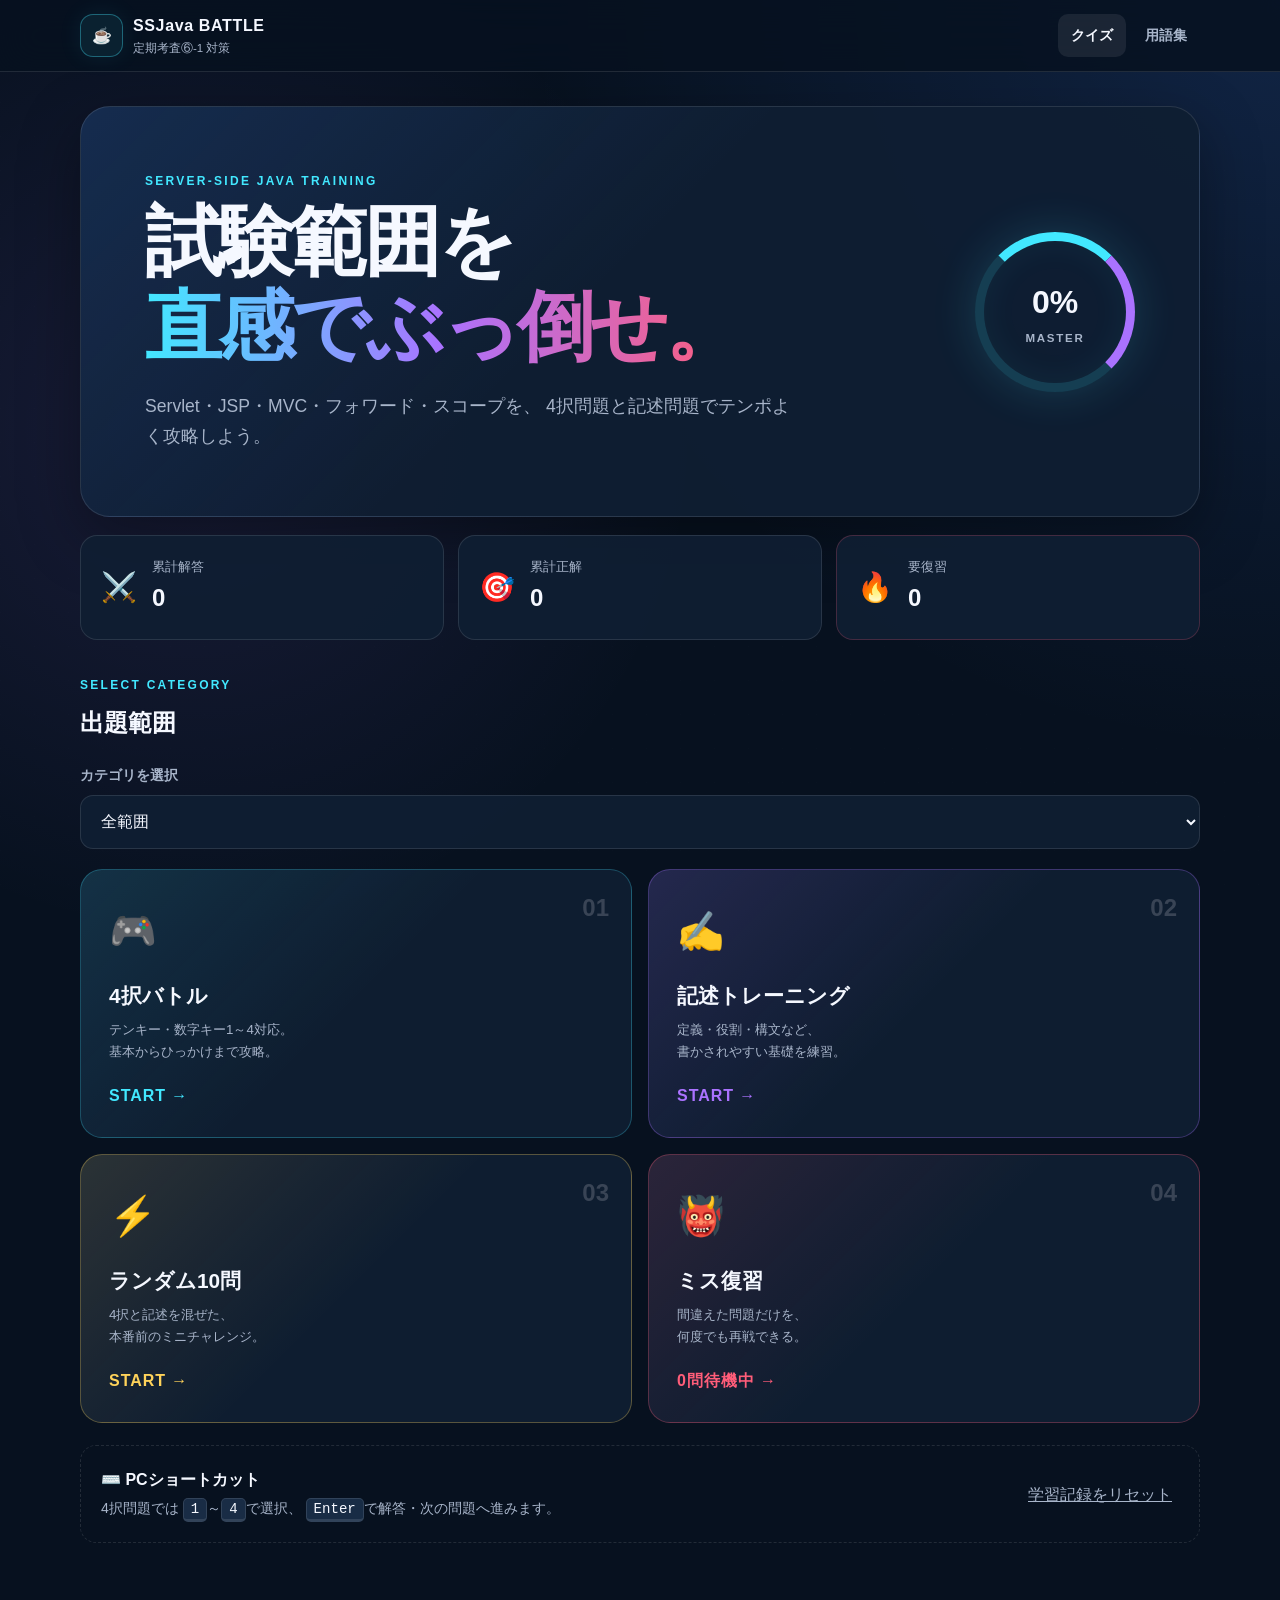
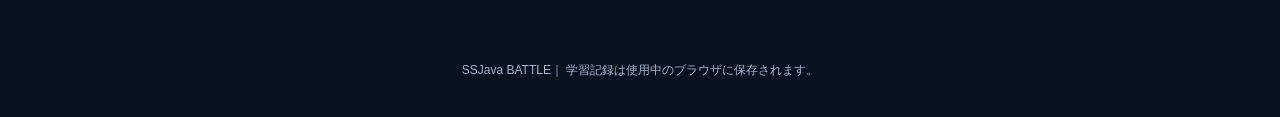
<file: index.html>
<!DOCTYPE html>
<html lang="ja">
<head>
  <meta charset="UTF-8">

  <meta
    name="viewport"
    content="width=device-width, initial-scale=1, viewport-fit=cover"
  >

  <meta name="theme-color" content="#07111f">

  <title>SSJava BATTLE｜サーバーサイドJava試験対策</title>

  <link rel="stylesheet" href="assets/style.css">
</head>

<body>
  <div class="background-grid" aria-hidden="true"></div>

  <header class="site-header">
    <a href="index.html" class="brand">
      <span class="brand-icon">☕</span>

      <span>
        <strong>SSJava BATTLE</strong>
        <small>定期考査⑥-1 対策</small>
      </span>
    </a>

    <nav class="header-nav">
      <a href="index.html" class="nav-link active">クイズ</a>
      <a href="glossary.html" class="nav-link">用語集</a>
    </nav>
  </header>

  <main class="main-container">

    <!-- =========================
         ホーム画面
    ========================== -->
    <section id="homeScreen" class="screen">
      <div class="hero-panel">
        <div>
          <p class="eyebrow">SERVER-SIDE JAVA TRAINING</p>

          <h1>
            試験範囲を<br>
            <span class="gradient-text">直感でぶっ倒せ。</span>
          </h1>

          <p class="hero-description">
            Servlet・JSP・MVC・フォワード・スコープを、
            4択問題と記述問題でテンポよく攻略しよう。
          </p>
        </div>

        <div class="hero-level" aria-label="習得率">
          <div class="level-ring">
            <span id="masteryPercent">0%</span>
            <small>MASTER</small>
          </div>
        </div>
      </div>

      <!-- 学習状況 -->
      <section class="stats-grid" aria-label="学習状況">
        <article class="stat-card">
          <span class="stat-icon">⚔️</span>

          <div>
            <span class="stat-label">累計解答</span>
            <strong id="totalAnswered">0</strong>
          </div>
        </article>

        <article class="stat-card">
          <span class="stat-icon">🎯</span>

          <div>
            <span class="stat-label">累計正解</span>
            <strong id="totalCorrect">0</strong>
          </div>
        </article>

        <article class="stat-card danger">
          <span class="stat-icon">🔥</span>

          <div>
            <span class="stat-label">要復習</span>
            <strong id="missedCount">0</strong>
          </div>
        </article>
      </section>

      <!-- カテゴリ選択 -->
      <section class="control-panel">
        <p class="eyebrow">SELECT CATEGORY</p>
        <h2>出題範囲</h2>

        <label for="categorySelect" class="select-label">
          カテゴリを選択
        </label>

        <select id="categorySelect" class="category-select">
          <option value="all">全範囲</option>
          <option value="servlet">Servletの基本</option>
          <option value="request">リクエスト処理</option>
          <option value="response">レスポンス処理</option>
          <option value="jsp">JSP</option>
          <option value="mvc">MVCモデル</option>
          <option value="forward">フォワード／リダイレクト</option>
          <option value="scope">スコープ</option>
          <option value="beans">JavaBeans・型変換</option>
        </select>
      </section>

      <!-- モード選択 -->
      <section class="mode-grid">
        <button class="mode-card cyan" data-mode="choice">
          <span class="mode-number">01</span>
          <span class="mode-icon">🎮</span>

          <strong>4択バトル</strong>

          <small>
            テンキー・数字キー1～4対応。<br>
            基本からひっかけまで攻略。
          </small>

          <span class="mode-start">START →</span>
        </button>

        <button class="mode-card purple" data-mode="written">
          <span class="mode-number">02</span>
          <span class="mode-icon">✍️</span>

          <strong>記述トレーニング</strong>

          <small>
            定義・役割・構文など、<br>
            書かされやすい基礎を練習。
          </small>

          <span class="mode-start">START →</span>
        </button>

        <button class="mode-card gold" data-mode="challenge">
          <span class="mode-number">03</span>
          <span class="mode-icon">⚡</span>

          <strong>ランダム10問</strong>

          <small>
            4択と記述を混ぜた、<br>
            本番前のミニチャレンジ。
          </small>

          <span class="mode-start">START →</span>
        </button>

        <button
          id="reviewButton"
          class="mode-card red"
          data-mode="review"
        >
          <span class="mode-number">04</span>
          <span class="mode-icon">👹</span>

          <strong>ミス復習</strong>

          <small>
            間違えた問題だけを、<br>
            何度でも再戦できる。
          </small>

          <span class="mode-start">
            <span id="reviewButtonCount">0</span>問待機中 →
          </span>
        </button>
      </section>

      <!-- 操作説明 -->
      <section class="shortcut-panel">
        <div>
          <strong>⌨️ PCショートカット</strong>

          <p>
            4択問題では
            <kbd>1</kbd>～<kbd>4</kbd>で選択、
            <kbd>Enter</kbd>で解答・次の問題へ進みます。
          </p>
        </div>

        <button id="resetButton" class="text-button">
          学習記録をリセット
        </button>
      </section>
    </section>

    <!-- =========================
         クイズ画面
    ========================== -->
    <section id="quizScreen" class="screen hidden">
      <div class="quiz-topbar">
        <button
          id="quitButton"
          class="icon-button"
          type="button"
          aria-label="クイズを終了"
        >
          ←
        </button>

        <div class="quiz-progress-area">
          <div class="progress-info">
            <span id="quizModeLabel">4択バトル</span>

            <span>
              <strong id="currentNumber">1</strong>
              /
              <span id="totalQuestions">10</span>
            </span>
          </div>

          <div
            class="progress-track"
            role="progressbar"
            aria-label="問題の進行状況"
          >
            <div id="progressBar" class="progress-bar"></div>
          </div>
        </div>
      </div>

      <article class="quiz-card">
        <div class="question-tags">
          <span id="categoryBadge" class="category-badge">
            Servlet
          </span>

          <span id="questionTypeBadge" class="type-badge">
            4択
          </span>
        </div>

        <h2 id="questionText" class="question-text">
          問題文
        </h2>

        <!-- 4択選択肢がJavaScriptで入る -->
        <div id="choiceArea" class="choice-list"></div>

        <!-- 記述問題 -->
        <div id="writtenArea" class="written-area hidden">
          <label for="writtenAnswer">解答を入力</label>

          <textarea
            id="writtenAnswer"
            rows="5"
            placeholder="ここに解答を入力してください。重要語句を含んでいるかで簡易判定します。"
          ></textarea>

          <p class="input-hint">
            記述問題はキーワードによる簡易判定です。
            解説と模範解答を見て、自分でも確認してください。
          </p>
        </div>

        <!-- 未入力時の警告 -->
        <p
          id="validationMessage"
          class="validation-message hidden"
          aria-live="polite"
        ></p>

        <!-- 解答・解説 -->
        <section
          id="feedbackPanel"
          class="feedback-panel hidden"
          aria-live="polite"
        >
          <div class="feedback-heading">
            <span id="feedbackIcon" class="feedback-icon">⭕</span>

            <div>
              <strong id="feedbackTitle">正解！</strong>
              <p id="correctAnswerText"></p>
            </div>
          </div>

          <div class="explanation-box">
            <span>EXPLANATION</span>
            <p id="explanationText"></p>
          </div>

          <!-- 記述問題の自己判定 -->
          <div id="selfJudgeArea" class="self-judge hidden">
            <p>
              模範解答と比べて、自分で最終判定できます。
            </p>

            <div class="self-judge-buttons">
              <button
                id="markCorrectButton"
                class="small-action correct"
                type="button"
              >
                正解扱いにする
              </button>

              <button
                id="markReviewButton"
                class="small-action incorrect"
                type="button"
              >
                要復習にする
              </button>
            </div>
          </div>
        </section>

        <div class="quiz-actions">
          <button
            id="submitButton"
            class="primary-button"
            type="button"
          >
            解答する
          </button>

          <button
            id="nextButton"
            class="primary-button next hidden"
            type="button"
          >
            次の問題へ
          </button>
        </div>
      </article>

      <p class="keyboard-guide">
        PC：数字キーで選択 ／ Enterで解答・次へ
      </p>
    </section>

    <!-- =========================
         結果画面
    ========================== -->
    <section id="resultScreen" class="screen hidden">
      <article class="result-card">
        <div id="resultRank" class="result-rank">A</div>

        <p class="eyebrow">BATTLE RESULT</p>

        <h2 id="resultTitle">お見事！</h2>

        <div class="result-score">
          <strong id="resultCorrect">0</strong>
          <span>/</span>
          <span id="resultTotal">0</span>
        </div>

        <p id="resultMessage" class="result-message"></p>

        <div class="result-actions">
          <button
            id="retryButton"
            class="primary-button"
            type="button"
          >
            同じモードでもう一度
          </button>

          <button
            id="homeButton"
            class="secondary-button"
            type="button"
          >
            メニューへ戻る
          </button>

          <button
            id="resultReviewButton"
            class="secondary-button danger-outline"
            type="button"
          >
            間違いを復習
          </button>
        </div>
      </article>
    </section>
  </main>

  <footer class="site-footer">
    <p>
      SSJava BATTLE｜
      学習記録は使用中のブラウザに保存されます。
    </p>
  </footer>

  <script src="assets/app.js"></script>
</body>
</html>
</file>
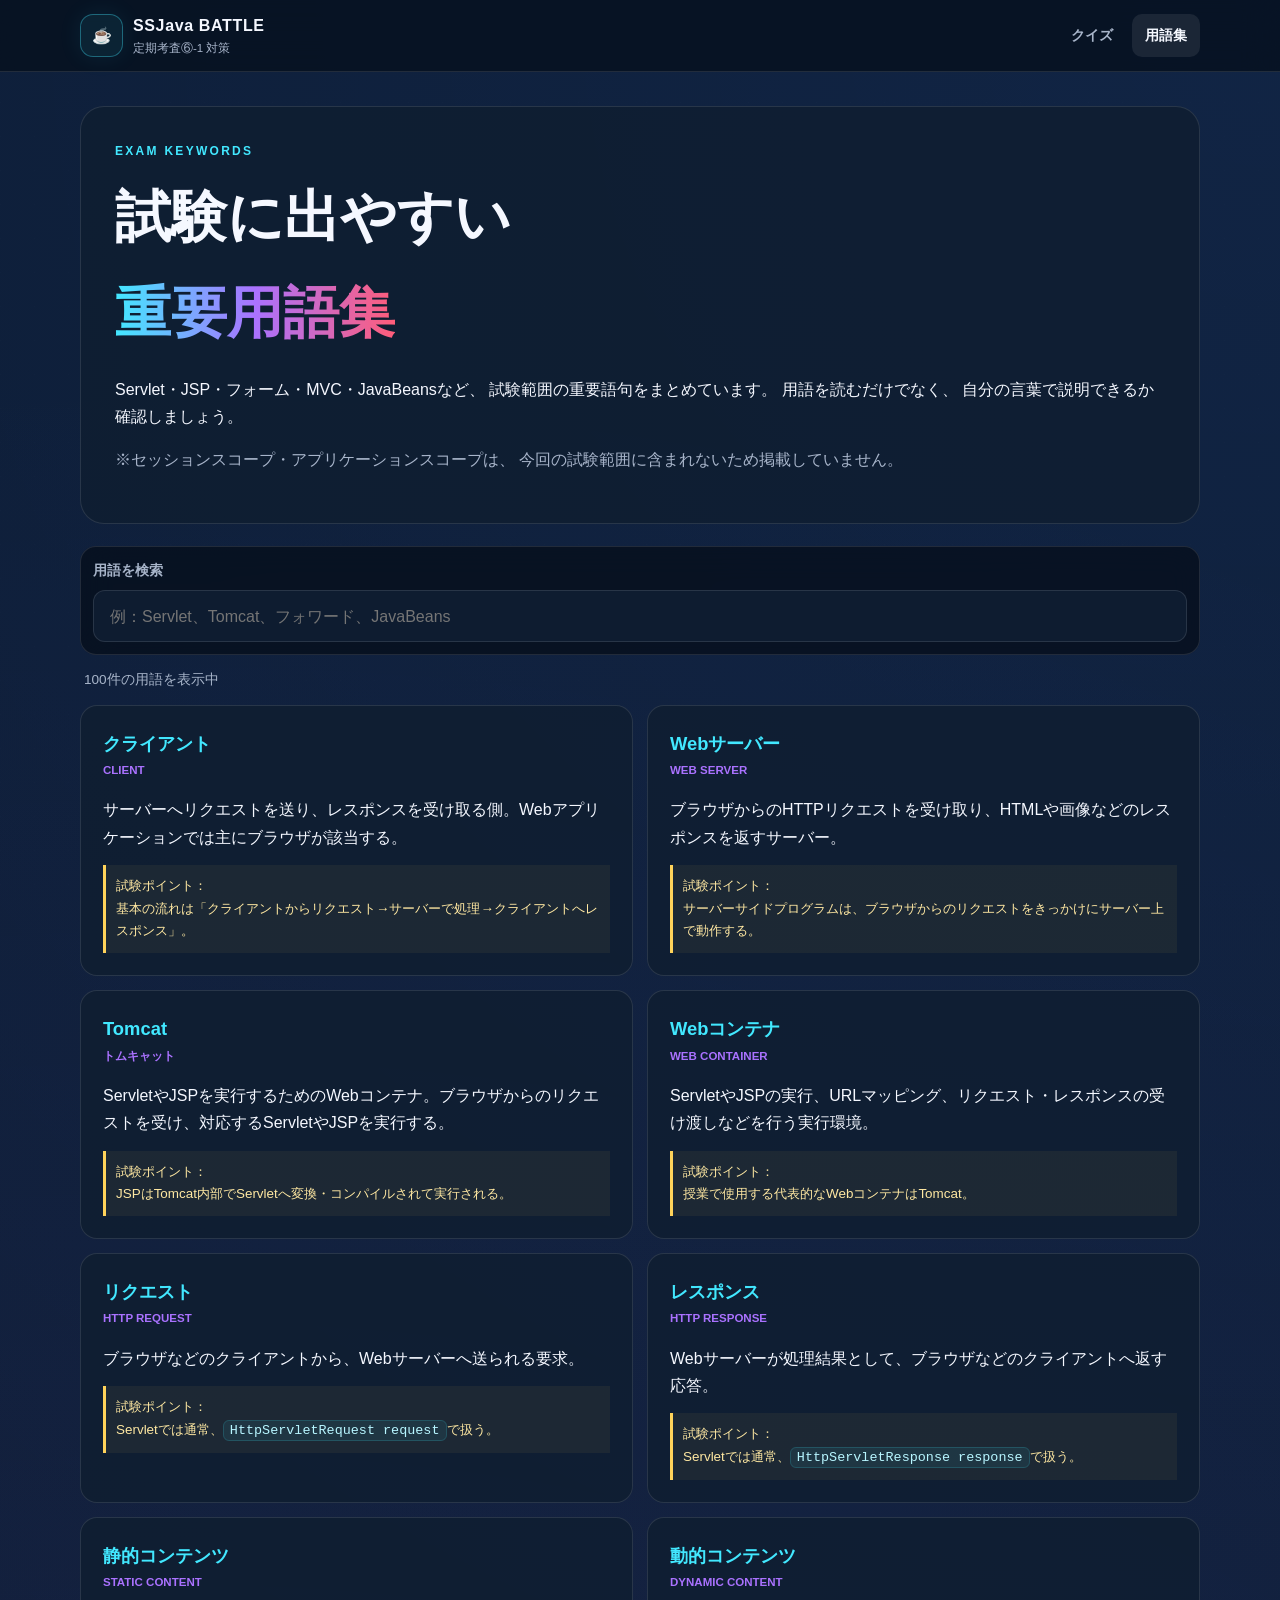
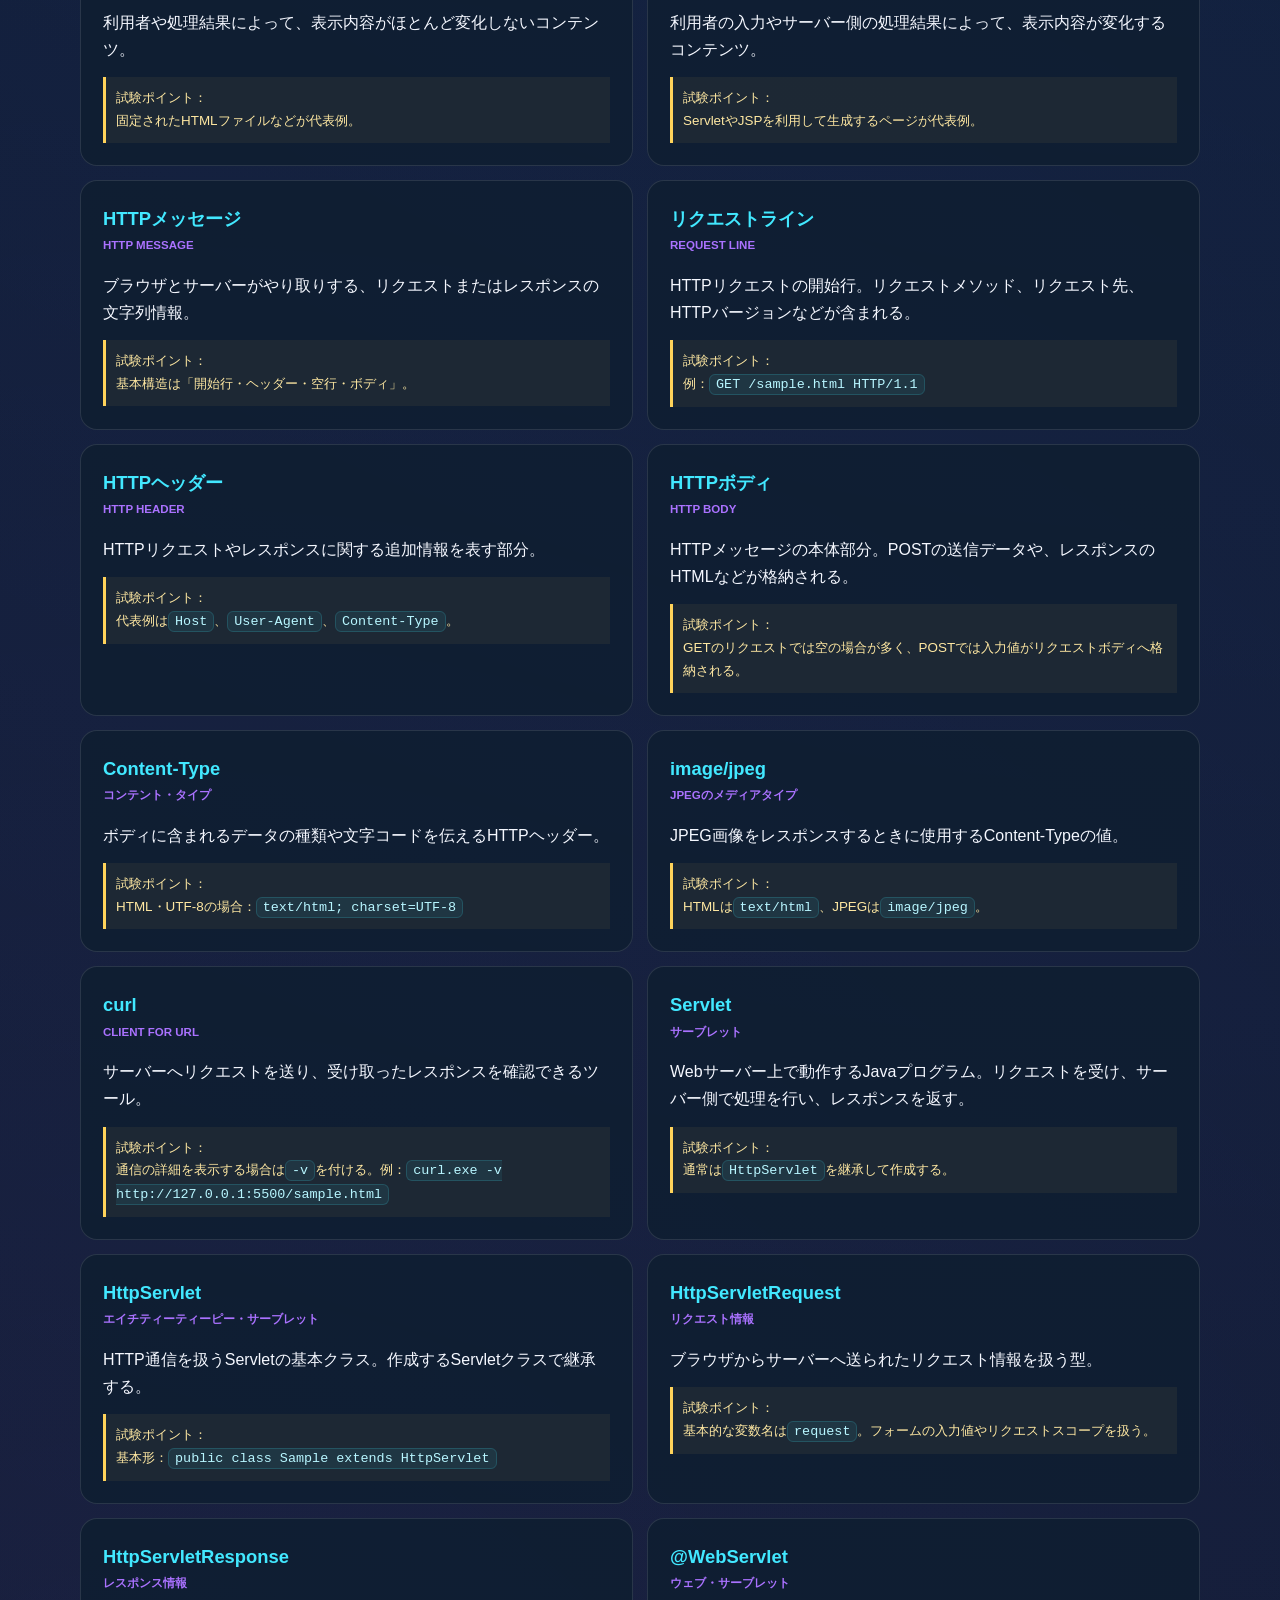
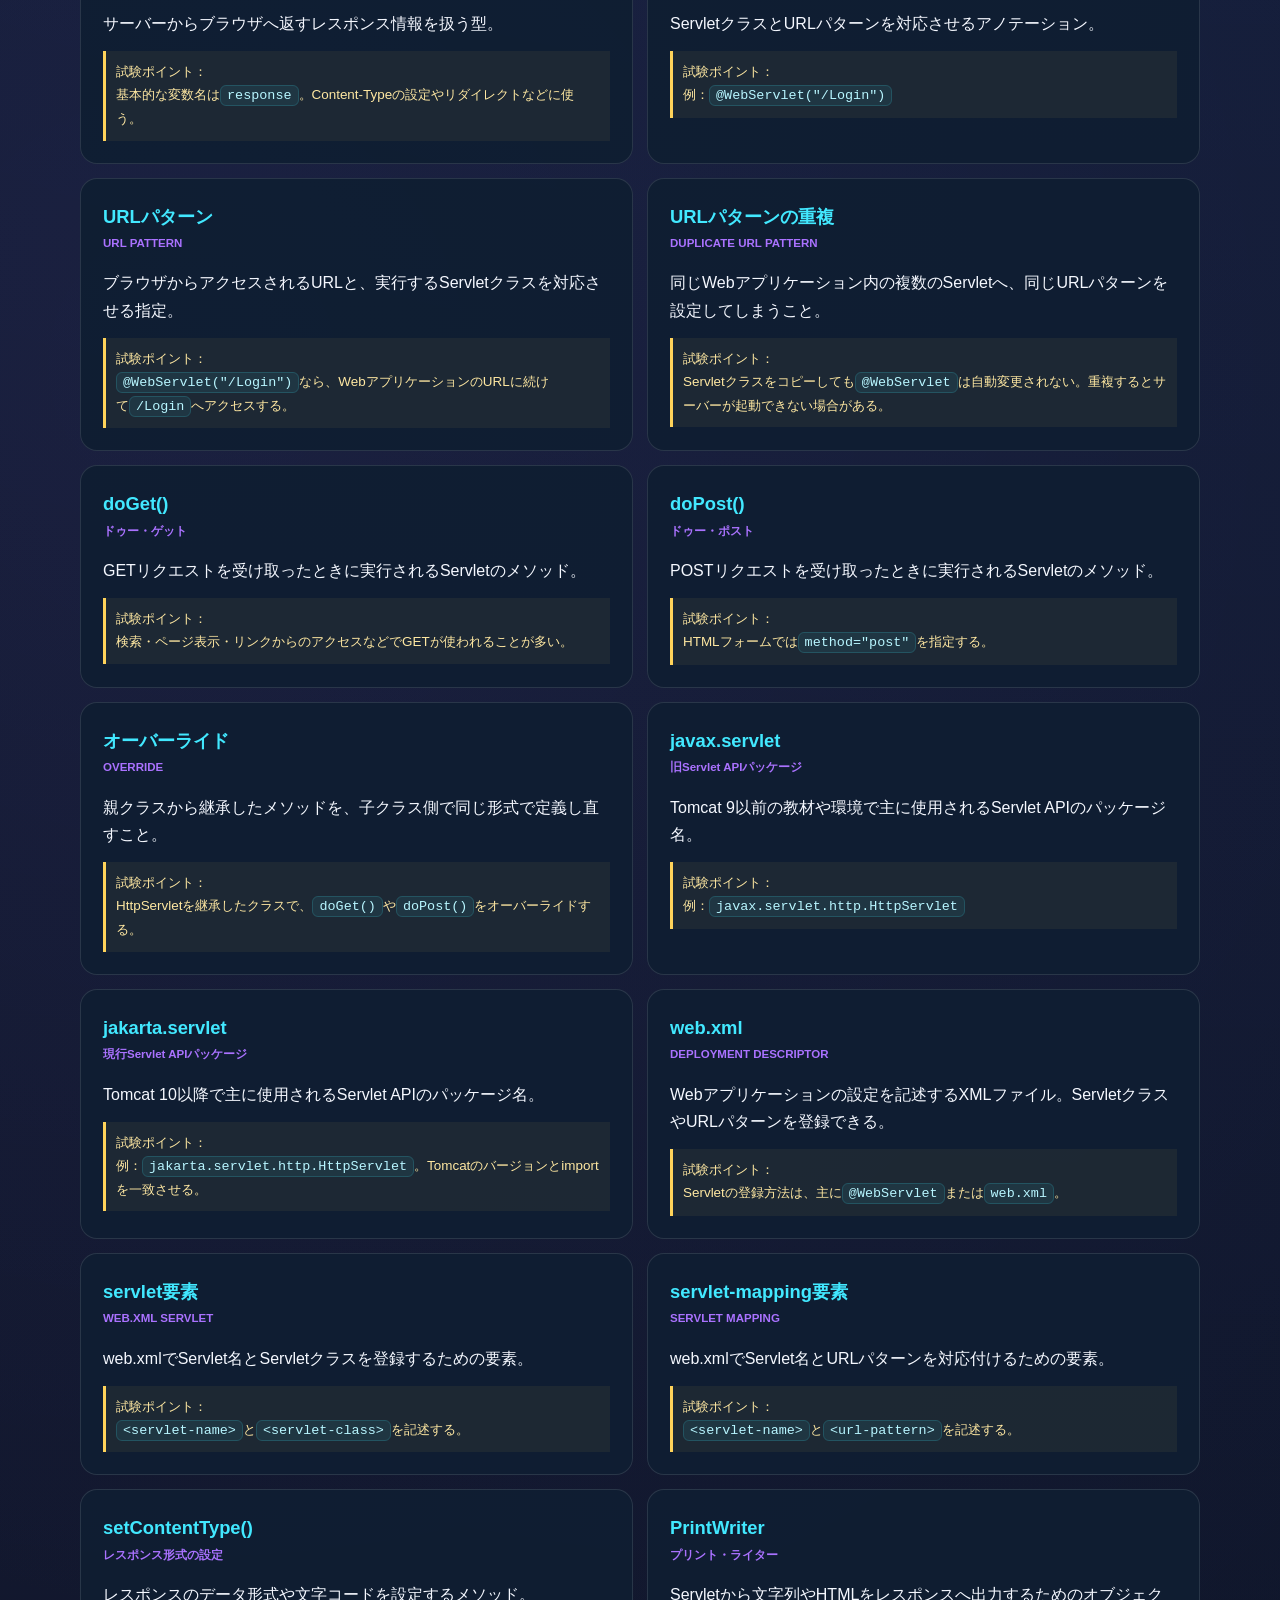
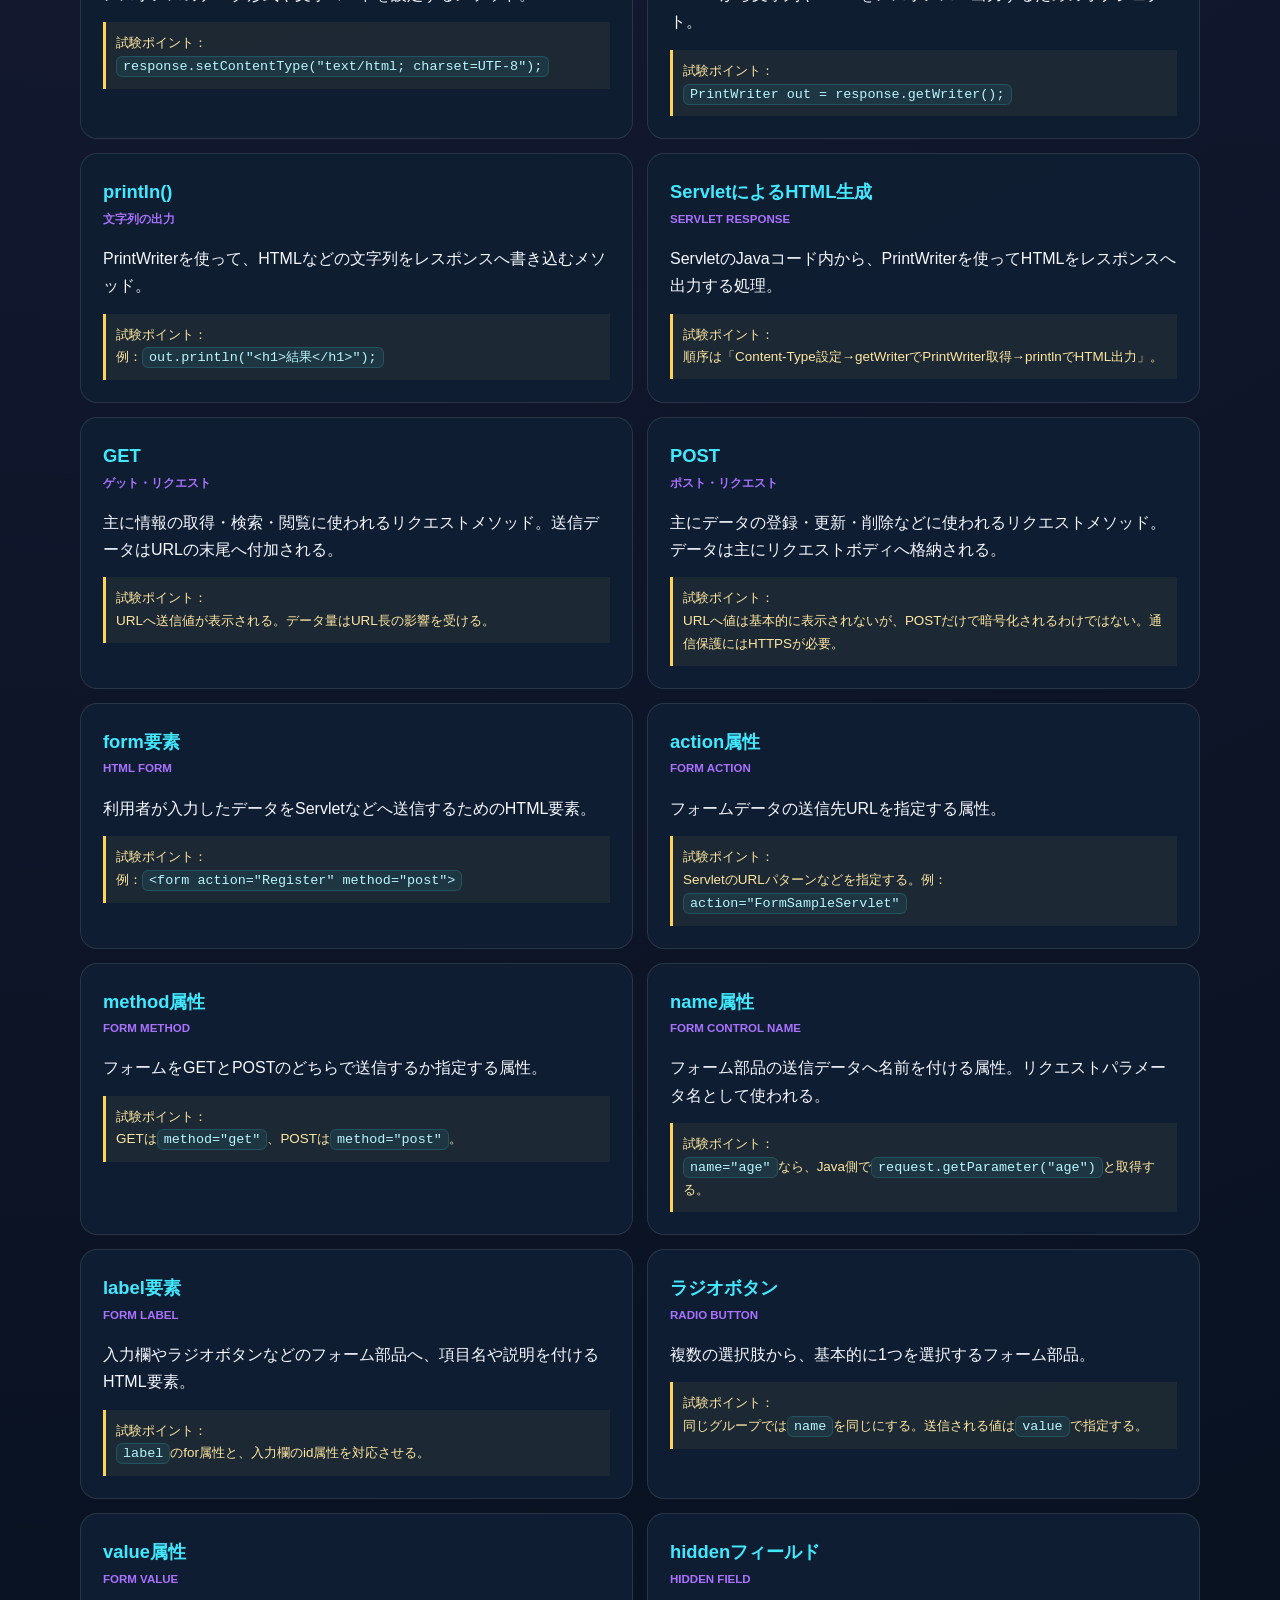
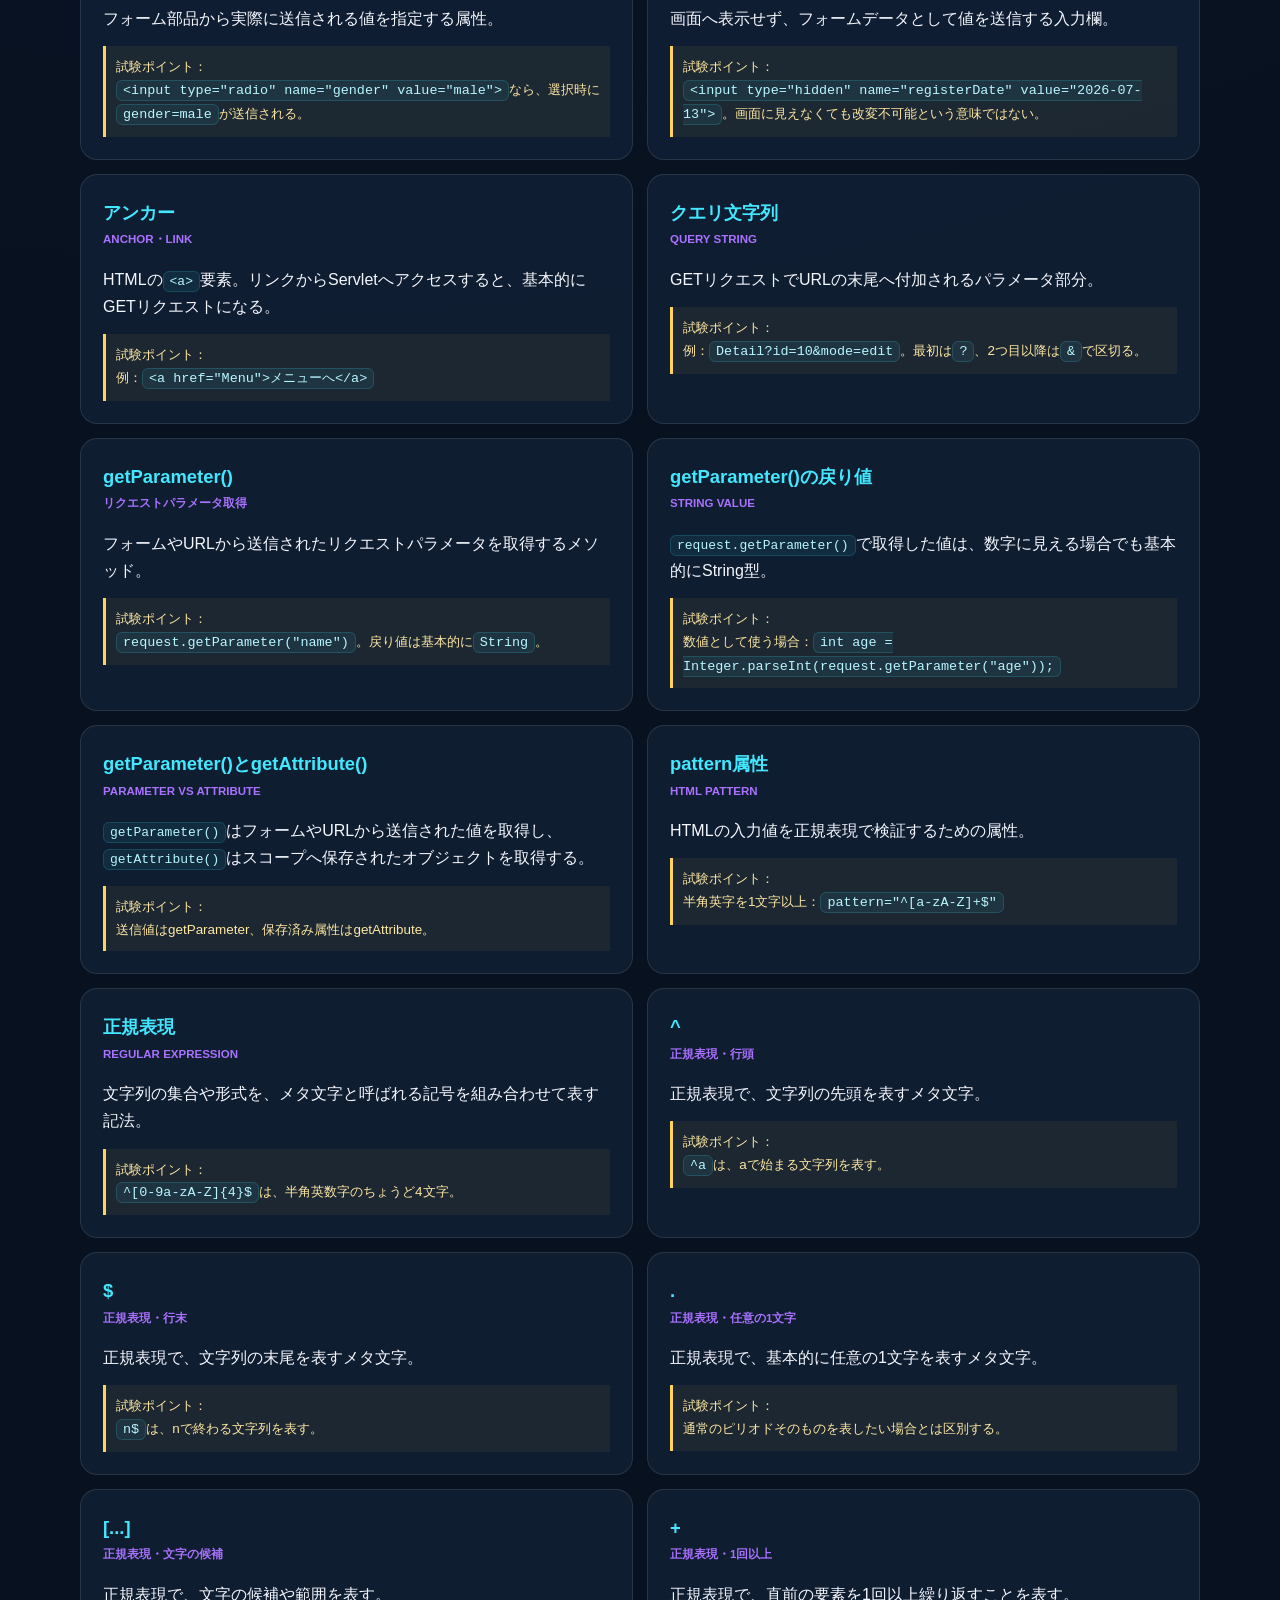
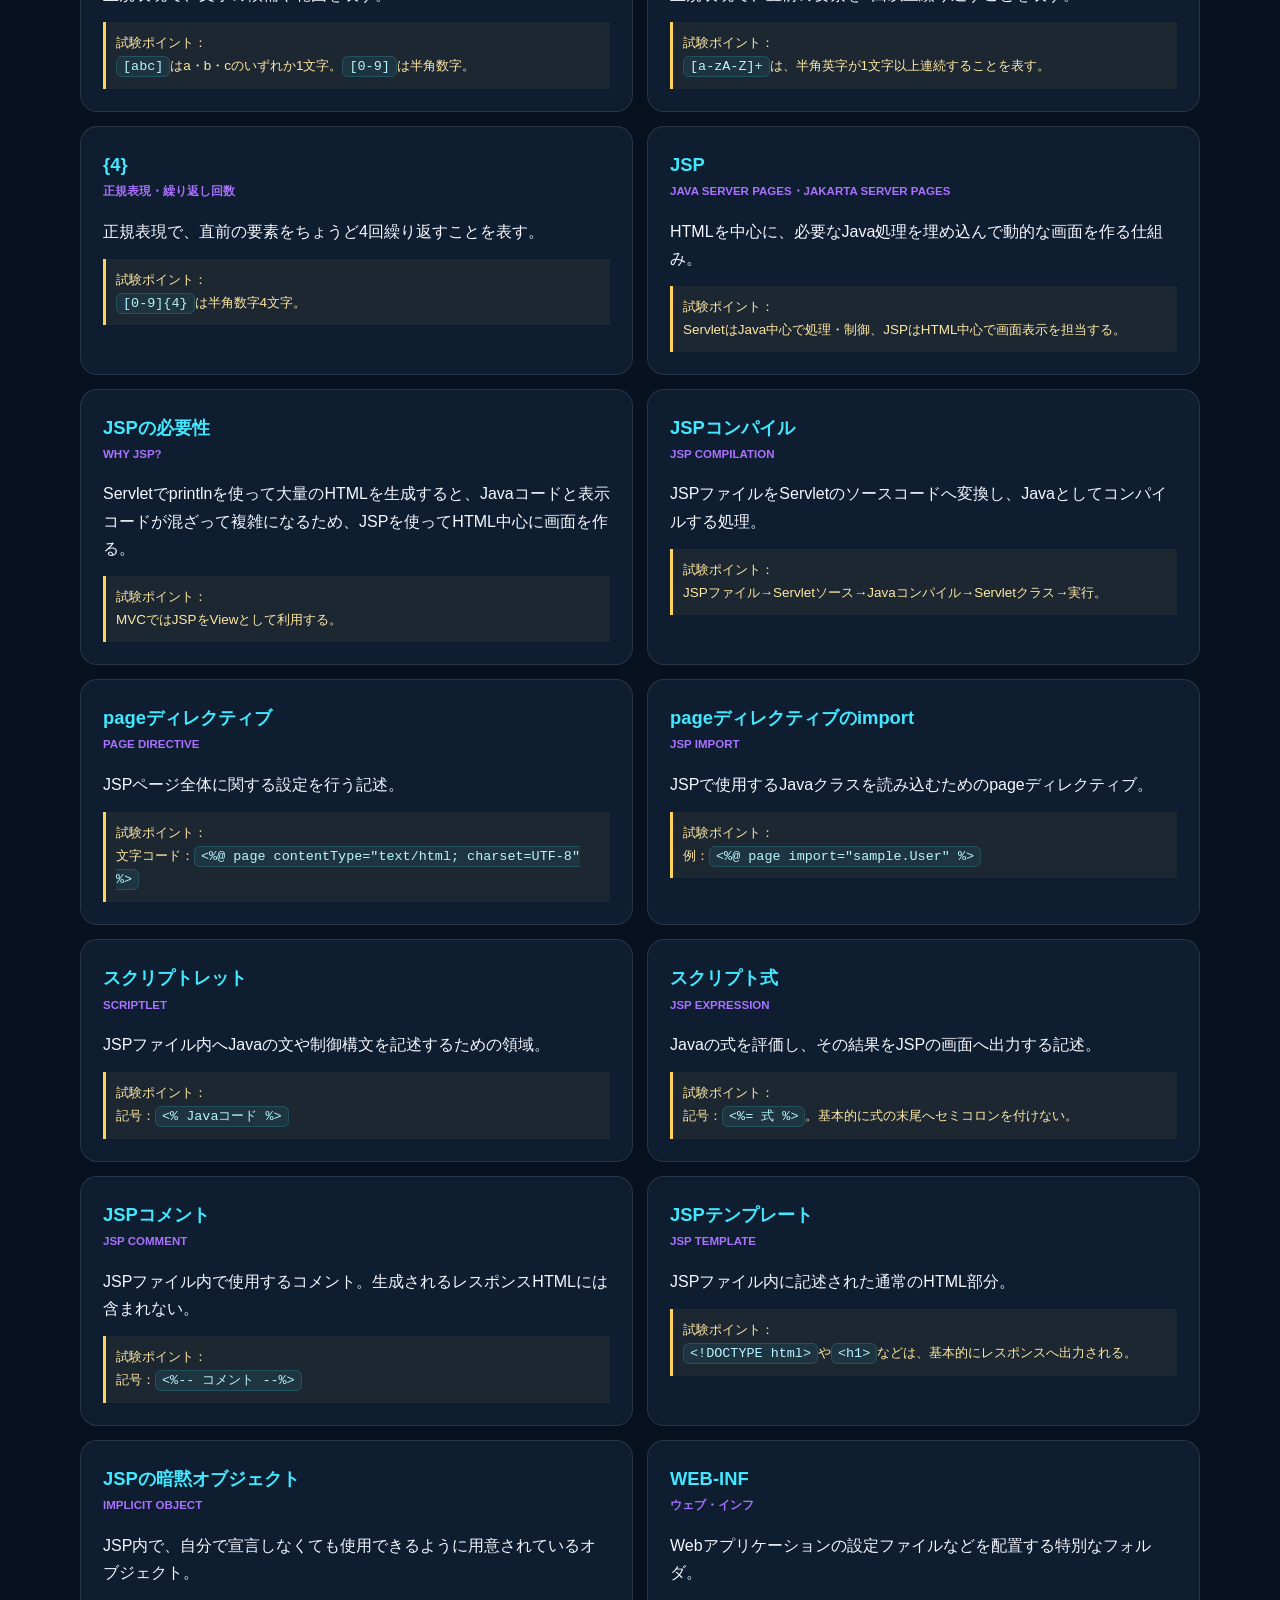
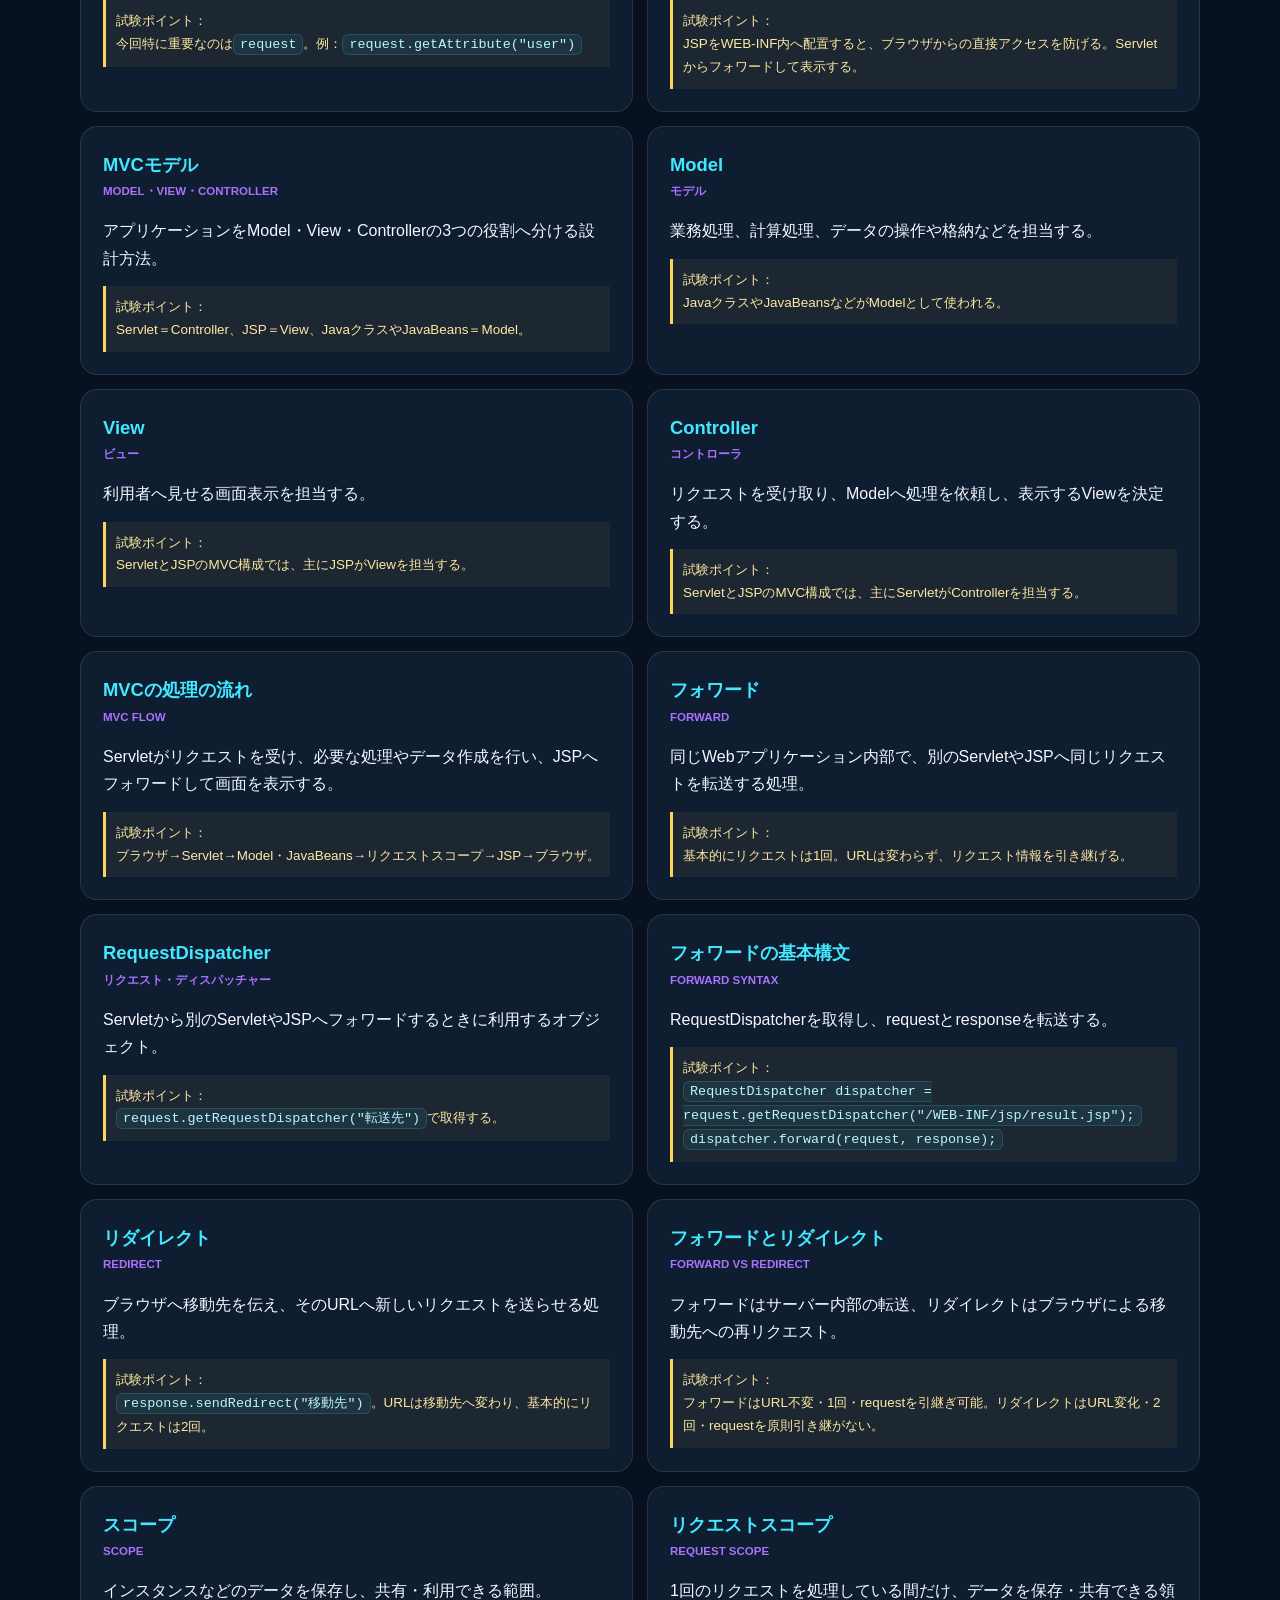
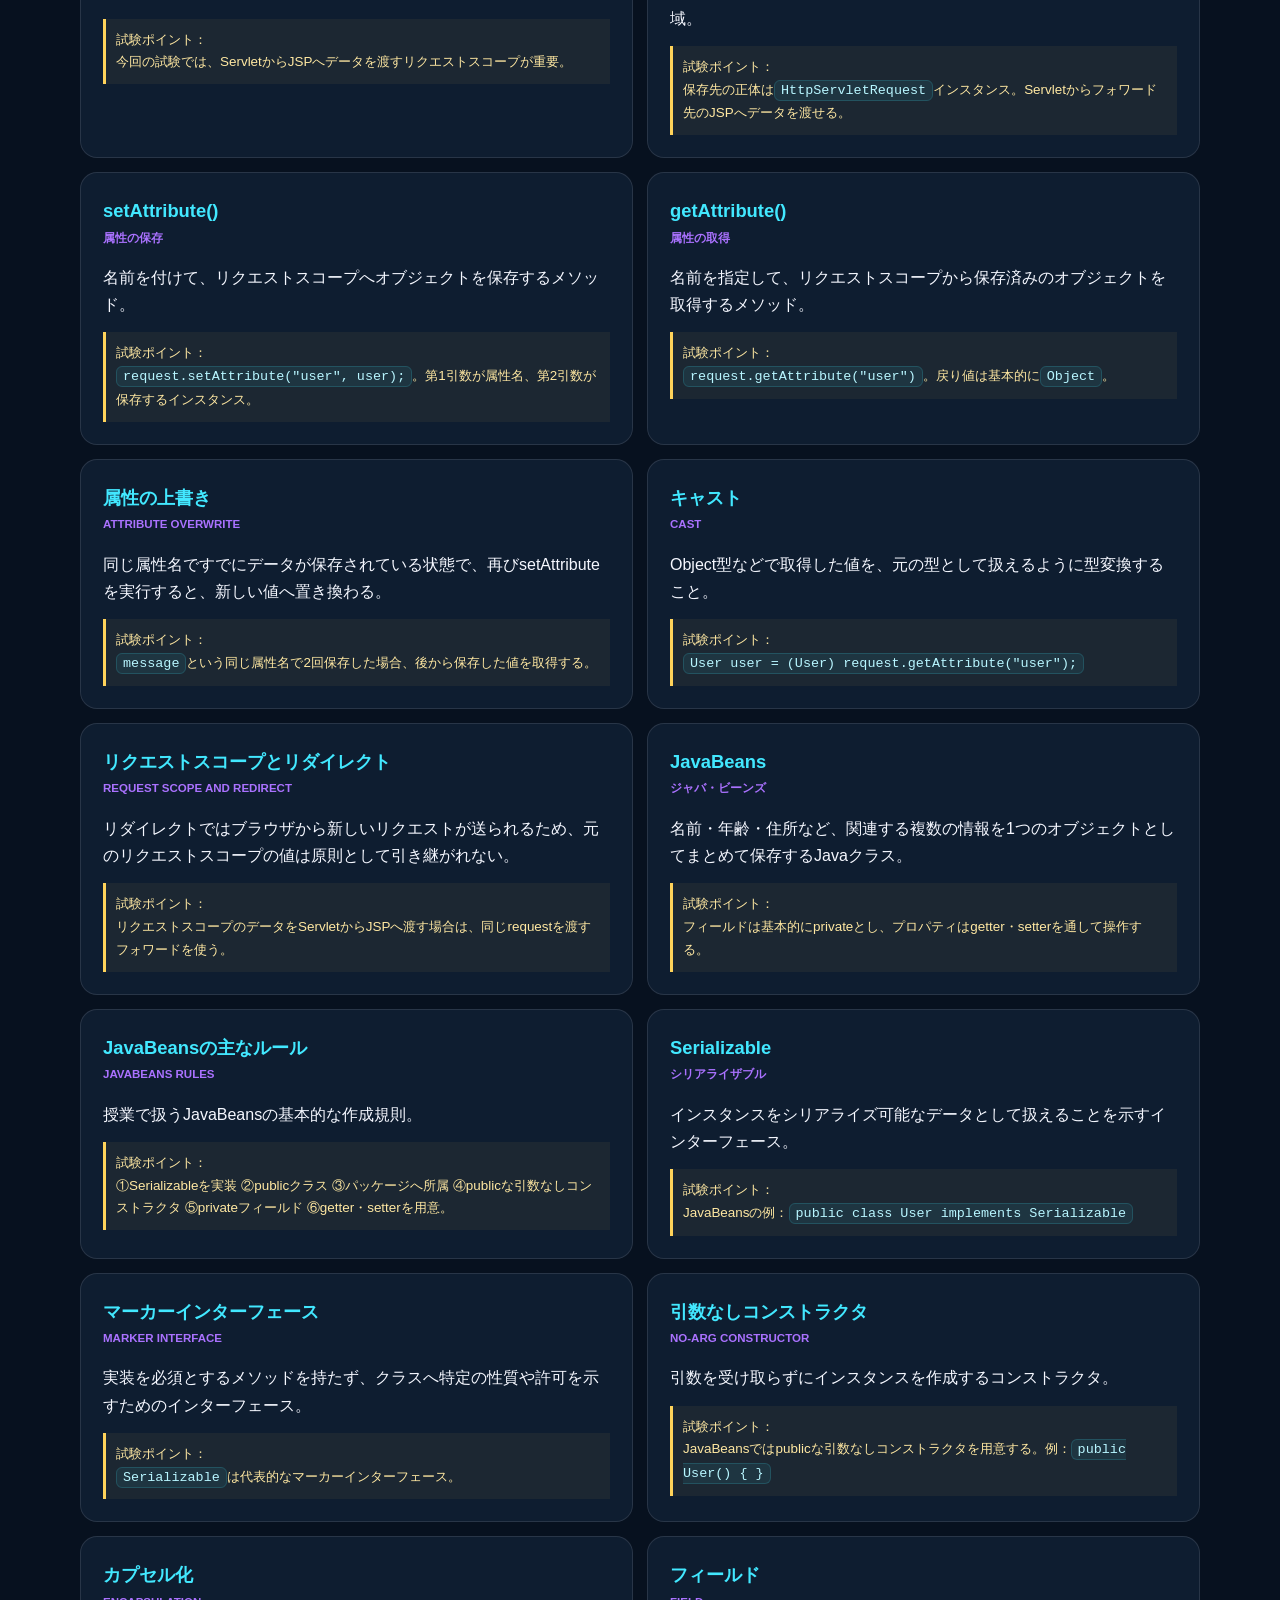
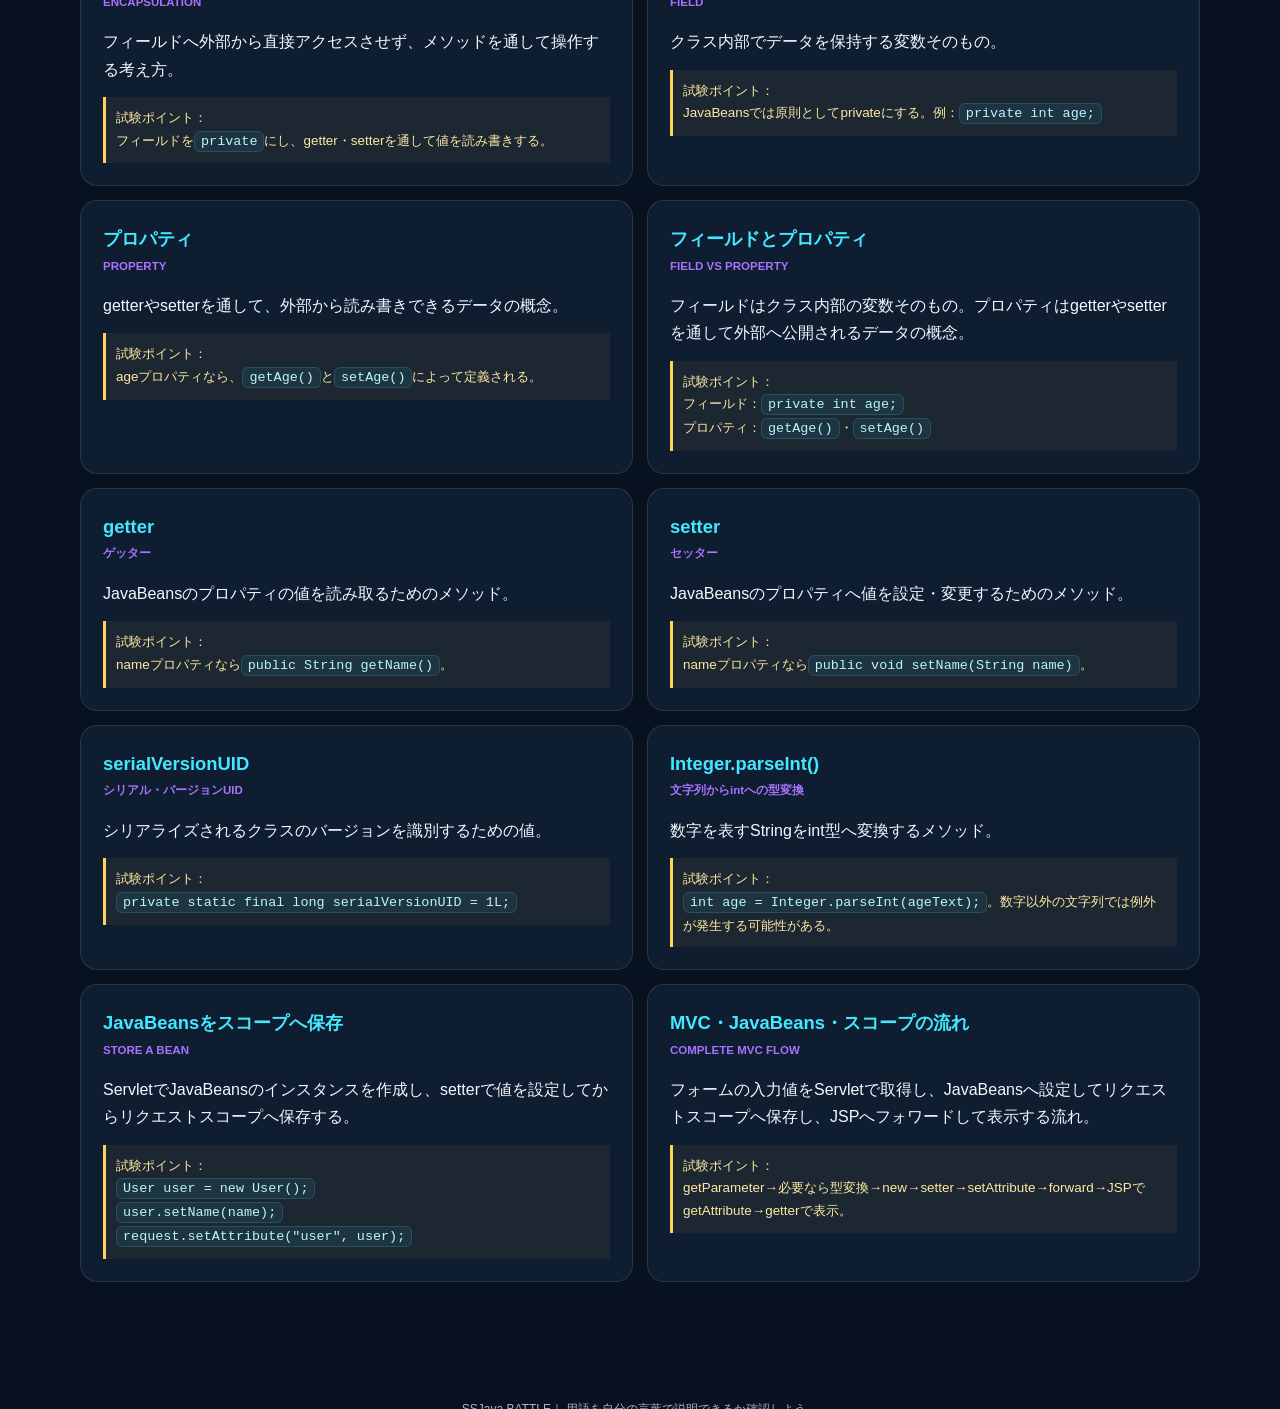
<file: glossary.html>
<!DOCTYPE html>
<html lang="ja">
<head>
  <meta charset="UTF-8">

  <meta
    name="viewport"
    content="width=device-width, initial-scale=1, viewport-fit=cover"
  >

  <meta name="theme-color" content="#07111f">

  <meta
    name="description"
    content="Servlet・JSP・Form・MVC・JavaBeansの試験対策用語集"
  >

  <title>重要用語集｜SSJava BATTLE</title>

  <link rel="stylesheet" href="assets/style.css">
</head>

<body>
  <div
    class="background-grid"
    aria-hidden="true"
  ></div>

  <header class="site-header">
    <a href="index.html" class="brand">
      <span class="brand-icon">☕</span>

      <span>
        <strong>SSJava BATTLE</strong>
        <small>定期考査⑥-1 対策</small>
      </span>
    </a>

    <nav
      class="header-nav"
      aria-label="メインメニュー"
    >
      <a href="index.html" class="nav-link">
        クイズ
      </a>

      <a
        href="glossary.html"
        class="nav-link active"
        aria-current="page"
      >
        用語集
      </a>
    </nav>
  </header>

  <main class="main-container">
    <!-- ==========================================
         用語集ヘッダー
    =========================================== -->
    <section class="glossary-hero">
      <p class="eyebrow">EXAM KEYWORDS</p>

      <h1>
        試験に出やすい<br>

        <span class="gradient-text">
          重要用語集
        </span>
      </h1>

      <p>
        Servlet・JSP・フォーム・MVC・JavaBeansなど、
        試験範囲の重要語句をまとめています。
        用語を読むだけでなく、
        自分の言葉で説明できるか確認しましょう。
      </p>

      <p>
        ※セッションスコープ・アプリケーションスコープは、
        今回の試験範囲に含まれないため掲載していません。
      </p>
    </section>

    <!-- ==========================================
         検索
    =========================================== -->
    <section
      class="search-box"
      aria-label="用語検索"
    >
      <label
        for="glossarySearch"
        class="select-label"
      >
        用語を検索
      </label>

      <input
        id="glossarySearch"
        type="search"
        inputmode="search"
        autocomplete="off"
        spellcheck="false"
        placeholder="例：Servlet、Tomcat、フォワード、JavaBeans"
      >
    </section>

    <!-- ==========================================
         件数表示
    =========================================== -->
    <p
      id="glossaryCount"
      class="glossary-count"
      aria-live="polite"
    >
      用語を読み込んでいます
    </p>

    <!-- ==========================================
         用語カード

         glossary.jsによって自動生成される
    =========================================== -->
    <section
      id="glossaryGrid"
      class="glossary-grid"
      aria-label="重要用語一覧"
    ></section>

    <!-- ==========================================
         検索結果なし
    =========================================== -->
    <p
      id="noResults"
      class="no-results hidden"
      aria-live="polite"
    >
      該当する用語が見つかりませんでした。
    </p>

    <!-- ==========================================
         JavaScript読込失敗時
    =========================================== -->
    <noscript>
      <p class="no-results">
        用語集を表示するにはJavaScriptを有効にしてください。
      </p>
    </noscript>
  </main>

  <footer class="site-footer">
    <p>
      SSJava BATTLE｜
      用語を自分の言葉で説明できるか確認しよう。
    </p>
  </footer>

  <script
    src="assets/glossary.js"
    defer
  ></script>
</body>
</html>
</file>
<file: assets/style.css>
/* =========================================================
   SSJava BATTLE
   共通スタイル
========================================================= */

:root {
  --bg: #07111f;
  --bg-soft: #0c192b;
  --panel: rgba(15, 30, 50, 0.94);
  --panel-light: rgba(27, 47, 73, 0.92);

  --line: rgba(255, 255, 255, 0.11);
  --text: #f5f8ff;
  --muted: #a8b5ca;

  --cyan: #42e8ff;
  --blue: #4285ff;
  --purple: #aa72ff;
  --gold: #ffd35a;
  --red: #ff5d79;
  --green: #4ce6a5;

  --shadow: 0 20px 60px rgba(0, 0, 0, 0.35);
  --radius: 22px;
}

/* =========================================================
   リセット・基本設定
========================================================= */

* {
  box-sizing: border-box;
}

html {
  scroll-behavior: smooth;
}

body {
  min-height: 100vh;
  margin: 0;
  color: var(--text);
  font-family:
    -apple-system,
    BlinkMacSystemFont,
    "Segoe UI",
    "Hiragino Kaku Gothic ProN",
    "Yu Gothic",
    Meiryo,
    sans-serif;
  line-height: 1.7;
  background:
    radial-gradient(
      circle at top right,
      rgba(66, 133, 255, 0.17),
      transparent 35%
    ),
    radial-gradient(
      circle at 15% 25%,
      rgba(170, 114, 255, 0.11),
      transparent 30%
    ),
    var(--bg);
}

button,
select,
textarea,
input {
  font: inherit;
}

button,
a {
  -webkit-tap-highlight-color: transparent;
}

button {
  color: inherit;
}

a {
  color: inherit;
  text-decoration: none;
}

.background-grid {
  position: fixed;
  inset: 0;
  z-index: -1;
  pointer-events: none;
  opacity: 0.3;
  background-image:
    linear-gradient(
      rgba(255, 255, 255, 0.025) 1px,
      transparent 1px
    ),
    linear-gradient(
      90deg,
      rgba(255, 255, 255, 0.025) 1px,
      transparent 1px
    );
  background-size: 34px 34px;
}

.hidden {
  display: none !important;
}

/* =========================================================
   ヘッダー
========================================================= */

.site-header {
  position: sticky;
  top: 0;
  z-index: 50;

  display: flex;
  align-items: center;
  justify-content: space-between;

  min-height: 72px;
  padding:
    10px
    max(18px, calc((100vw - 1120px) / 2));

  border-bottom: 1px solid var(--line);
  backdrop-filter: blur(18px);
  background: rgba(7, 17, 31, 0.84);
}

.brand {
  display: flex;
  gap: 10px;
  align-items: center;
}

.brand-icon {
  display: grid;
  width: 43px;
  height: 43px;
  place-items: center;

  border: 1px solid rgba(66, 232, 255, 0.35);
  border-radius: 13px;
  background: rgba(66, 232, 255, 0.08);
  box-shadow: 0 0 25px rgba(66, 232, 255, 0.08);
}

.brand strong,
.brand small {
  display: block;
}

.brand strong {
  letter-spacing: 0.04em;
}

.brand small {
  color: var(--muted);
  font-size: 0.72rem;
}

.header-nav {
  display: flex;
  gap: 6px;
}

.nav-link {
  padding: 9px 13px;
  border-radius: 10px;
  color: var(--muted);
  font-size: 0.9rem;
  font-weight: 700;
}

.nav-link:hover,
.nav-link.active {
  color: var(--text);
  background: rgba(255, 255, 255, 0.08);
}

/* =========================================================
   メイン
========================================================= */

.main-container {
  width: min(1120px, calc(100% - 30px));
  margin: 0 auto;
  padding: 34px 0 80px;
}

.eyebrow {
  margin: 0 0 8px;
  color: var(--cyan);
  font-size: 0.75rem;
  font-weight: 900;
  letter-spacing: 0.19em;
}

/* =========================================================
   トップ画面
========================================================= */

.hero-panel {
  display: grid;
  grid-template-columns: 1fr auto;
  gap: 30px;
  align-items: center;

  min-height: 310px;
  padding: clamp(28px, 6vw, 64px);
  overflow: hidden;

  border: 1px solid var(--line);
  border-radius: 30px;

  background:
    linear-gradient(
      135deg,
      rgba(66, 133, 255, 0.14),
      transparent 46%
    ),
    var(--panel);

  box-shadow: var(--shadow);
}

.hero-panel h1 {
  margin: 0;
  font-size: clamp(2.3rem, 7vw, 4.8rem);
  line-height: 1.1;
  letter-spacing: -0.05em;
}

.gradient-text {
  color: transparent;
  background:
    linear-gradient(
      90deg,
      var(--cyan),
      var(--purple),
      var(--red)
    );
  background-clip: text;
  -webkit-background-clip: text;
}

.hero-description {
  max-width: 660px;
  margin: 24px 0 0;
  color: var(--muted);
  font-size: clamp(0.95rem, 2vw, 1.1rem);
}

/* 習得率リング */

.level-ring {
  display: grid;
  width: 160px;
  height: 160px;
  place-content: center;
  text-align: center;

  border: 9px solid rgba(66, 232, 255, 0.16);
  border-top-color: var(--cyan);
  border-right-color: var(--purple);
  border-radius: 50%;

  box-shadow:
    0 0 45px rgba(66, 232, 255, 0.16),
    inset 0 0 35px rgba(66, 232, 255, 0.06);
}

.level-ring span {
  font-size: 2rem;
  font-weight: 900;
}

.level-ring small {
  color: var(--muted);
  font-size: 0.72rem;
  font-weight: 800;
  letter-spacing: 0.15em;
}

/* =========================================================
   学習状況
========================================================= */

.stats-grid {
  display: grid;
  grid-template-columns: repeat(3, 1fr);
  gap: 14px;
  margin-top: 18px;
}

.stat-card {
  display: flex;
  gap: 15px;
  align-items: center;
  padding: 20px;

  border: 1px solid var(--line);
  border-radius: 17px;
  background: var(--panel);
}

.stat-card.danger {
  border-color: rgba(255, 93, 121, 0.22);
}

.stat-icon {
  font-size: 1.8rem;
}

.stat-label,
.stat-card strong {
  display: block;
}

.stat-label {
  color: var(--muted);
  font-size: 0.8rem;
}

.stat-card strong {
  font-size: 1.5rem;
}

/* =========================================================
   カテゴリ選択
========================================================= */

.control-panel {
  margin-top: 35px;
}

.control-panel h2 {
  margin: 0 0 20px;
}

.select-label {
  display: block;
  margin-bottom: 8px;
  color: var(--muted);
  font-size: 0.85rem;
  font-weight: 700;
}

.category-select {
  width: 100%;
  min-height: 54px;
  padding: 0 16px;

  color: var(--text);
  border: 1px solid var(--line);
  border-radius: 13px;
  outline: none;
  background: var(--panel);
}

.category-select:focus {
  border-color: var(--cyan);
  box-shadow: 0 0 0 3px rgba(66, 232, 255, 0.08);
}

.category-select option {
  color: #111827;
  background: #ffffff;
}

/* =========================================================
   モードカード
========================================================= */

.mode-grid {
  display: grid;
  grid-template-columns: repeat(2, 1fr);
  gap: 16px;
  margin-top: 20px;
}

.mode-card {
  position: relative;
  display: grid;
  min-height: 225px;
  padding: 28px;
  text-align: left;
  cursor: pointer;

  border: 1px solid var(--line);
  border-radius: var(--radius);
  background: var(--panel);

  transition:
    transform 0.2s ease,
    border-color 0.2s ease,
    box-shadow 0.2s ease;
}

.mode-card.cyan {
  border-color: rgba(66, 232, 255, 0.25);
  background:
    linear-gradient(
      135deg,
      rgba(66, 232, 255, 0.1),
      transparent 50%
    ),
    var(--panel);
}

.mode-card.purple {
  border-color: rgba(170, 114, 255, 0.3);
  background:
    linear-gradient(
      135deg,
      rgba(170, 114, 255, 0.14),
      transparent 50%
    ),
    var(--panel);
}

.mode-card.gold {
  border-color: rgba(255, 211, 90, 0.3);
  background:
    linear-gradient(
      135deg,
      rgba(255, 211, 90, 0.12),
      transparent 50%
    ),
    var(--panel);
}

.mode-card.red {
  border-color: rgba(255, 93, 121, 0.3);
  background:
    linear-gradient(
      135deg,
      rgba(255, 93, 121, 0.12),
      transparent 50%
    ),
    var(--panel);
}

.mode-card:hover {
  transform: translateY(-4px);
  box-shadow: 0 18px 45px rgba(0, 0, 0, 0.28);
}

.mode-card.cyan:hover {
  border-color: var(--cyan);
}

.mode-card.purple:hover {
  border-color: var(--purple);
}

.mode-card.gold:hover {
  border-color: var(--gold);
}

.mode-card.red:hover {
  border-color: var(--red);
}

.mode-card:active {
  transform: scale(0.98);
}

.mode-number {
  position: absolute;
  top: 18px;
  right: 22px;

  color: rgba(255, 255, 255, 0.18);
  font-size: 1.5rem;
  font-weight: 900;
}

.mode-icon {
  font-size: 2.4rem;
}

.mode-card strong {
  margin-top: 15px;
  font-size: 1.3rem;
}

.mode-card small {
  margin-top: 5px;
  color: var(--muted);
}

.mode-start {
  align-self: end;
  margin-top: 18px;
  color: var(--cyan);
  font-weight: 900;
  letter-spacing: 0.06em;
}

.mode-card.purple .mode-start {
  color: var(--purple);
}

.mode-card.gold .mode-start {
  color: var(--gold);
}

.mode-card.red .mode-start {
  color: var(--red);
}

/* =========================================================
   操作説明
========================================================= */

.shortcut-panel {
  display: flex;
  justify-content: space-between;
  gap: 24px;
  align-items: center;

  margin-top: 22px;
  padding: 20px;

  color: var(--muted);
  border: 1px dashed var(--line);
  border-radius: 16px;
}

.shortcut-panel strong {
  color: var(--text);
}

.shortcut-panel p {
  margin: 4px 0 0;
  font-size: 0.88rem;
}

kbd {
  padding: 2px 7px;
  color: var(--text);

  border: 1px solid var(--line);
  border-bottom-width: 3px;
  border-radius: 5px;

  background: var(--panel-light);
}

.text-button {
  flex: 0 0 auto;
  padding: 7px;
  cursor: pointer;

  color: var(--muted);
  border: 0;
  background: transparent;
  text-decoration: underline;
}

.text-button:hover {
  color: var(--red);
}

/* =========================================================
   クイズ上部
========================================================= */

.quiz-topbar {
  display: flex;
  gap: 16px;
  align-items: center;

  max-width: 820px;
  margin: 0 auto 16px;
}

.icon-button {
  flex: 0 0 auto;
  display: grid;
  width: 48px;
  height: 48px;
  place-items: center;
  cursor: pointer;

  border: 1px solid var(--line);
  border-radius: 14px;
  background: var(--panel);
}

.icon-button:hover {
  border-color: var(--cyan);
}

.quiz-progress-area {
  flex: 1;
}

.progress-info {
  display: flex;
  justify-content: space-between;
  margin-bottom: 7px;

  color: var(--muted);
  font-size: 0.82rem;
}

.progress-track {
  height: 9px;
  overflow: hidden;
  border-radius: 999px;
  background: rgba(255, 255, 255, 0.08);
}

.progress-bar {
  width: 0;
  height: 100%;
  border-radius: inherit;

  background:
    linear-gradient(
      90deg,
      var(--cyan),
      var(--purple)
    );

  transition: width 0.3s ease;
}

/* =========================================================
   クイズカード
========================================================= */

.quiz-card {
  max-width: 820px;
  margin: 0 auto;
  padding: clamp(22px, 5vw, 42px);

  border: 1px solid var(--line);
  border-radius: 25px;
  background: var(--panel);
  box-shadow: var(--shadow);
}

.question-tags {
  display: flex;
  gap: 8px;
  flex-wrap: wrap;
}

.category-badge,
.type-badge {
  display: inline-flex;
  padding: 5px 10px;

  border-radius: 999px;
  font-size: 0.75rem;
  font-weight: 800;
}

.category-badge {
  color: var(--cyan);
  background: rgba(66, 232, 255, 0.1);
}

.type-badge {
  color: var(--purple);
  background: rgba(170, 114, 255, 0.1);
}

.question-text {
  margin: 22px 0;
  font-size: clamp(1.25rem, 4vw, 1.75rem);
  line-height: 1.55;
}

.question-text code,
.explanation-box code,
.glossary-card code {
  padding: 2px 6px;
  color: #b8f6ff;

  border: 1px solid rgba(66, 232, 255, 0.16);
  border-radius: 6px;
  background: rgba(66, 232, 255, 0.07);

  overflow-wrap: anywhere;
}

/* =========================================================
   4択問題
========================================================= */

.choice-list {
  display: grid;
  gap: 12px;
}

.choice-button {
  display: grid;
  grid-template-columns: 39px 1fr;
  gap: 13px;
  align-items: center;

  width: 100%;
  min-height: 64px;
  padding: 11px 16px;

  text-align: left;
  cursor: pointer;

  border: 1px solid var(--line);
  border-radius: 15px;
  background: rgba(255, 255, 255, 0.035);

  transition:
    border-color 0.18s ease,
    background 0.18s ease,
    transform 0.18s ease;
}

.choice-button:hover:not(:disabled) {
  transform: translateX(3px);
  border-color: rgba(66, 232, 255, 0.45);
  background: rgba(66, 232, 255, 0.06);
}

.choice-number {
  display: grid;
  width: 35px;
  height: 35px;
  place-items: center;

  border: 1px solid var(--line);
  border-radius: 10px;
  font-weight: 900;
}

.choice-button.selected {
  border-color: var(--cyan);
  background: rgba(66, 232, 255, 0.1);
  box-shadow: 0 0 20px rgba(66, 232, 255, 0.08);
}

.choice-button.correct {
  border-color: var(--green);
  background: rgba(76, 230, 165, 0.12);
}

.choice-button.correct .choice-number {
  color: #051a12;
  border-color: var(--green);
  background: var(--green);
}

.choice-button.incorrect {
  border-color: var(--red);
  background: rgba(255, 93, 121, 0.12);
}

.choice-button.incorrect .choice-number {
  color: #27040b;
  border-color: var(--red);
  background: var(--red);
}

.choice-button:disabled {
  cursor: default;
}

/* =========================================================
   記述問題
========================================================= */

.written-area label {
  display: block;
  margin-bottom: 8px;
  font-weight: 800;
}

.written-area textarea {
  width: 100%;
  min-height: 160px;
  padding: 16px;
  resize: vertical;

  color: var(--text);
  border: 1px solid var(--line);
  border-radius: 14px;
  outline: none;
  background: rgba(0, 0, 0, 0.2);
}

.written-area textarea:focus {
  border-color: var(--purple);
  box-shadow: 0 0 0 3px rgba(170, 114, 255, 0.08);
}

.written-area textarea:disabled {
  color: var(--muted);
  opacity: 0.9;
}

.input-hint {
  margin: 8px 0 0;
  color: var(--muted);
  font-size: 0.78rem;
}

/* =========================================================
   解答・解説
========================================================= */

.validation-message {
  margin: 15px 0 0;
  padding: 10px 12px;

  color: var(--gold);
  border: 1px solid rgba(255, 211, 90, 0.25);
  border-radius: 10px;
  background: rgba(255, 211, 90, 0.06);

  font-size: 0.88rem;
  font-weight: 700;
}

.feedback-panel {
  margin-top: 24px;
  padding: 20px;

  border: 1px solid var(--line);
  border-radius: 17px;
  background: rgba(0, 0, 0, 0.18);
}

.feedback-panel.is-correct {
  border-color: rgba(76, 230, 165, 0.45);
  background: rgba(76, 230, 165, 0.055);
}

.feedback-panel.is-incorrect {
  border-color: rgba(255, 93, 121, 0.45);
  background: rgba(255, 93, 121, 0.055);
}

.feedback-heading {
  display: flex;
  gap: 13px;
  align-items: flex-start;
}

.feedback-icon {
  font-size: 1.8rem;
}

.feedback-heading strong {
  font-size: 1.2rem;
}

.feedback-heading p {
  margin: 4px 0 0;
  color: var(--muted);
}

.explanation-box {
  margin-top: 18px;
  padding-top: 16px;
  border-top: 1px solid var(--line);
}

.explanation-box span {
  color: var(--cyan);
  font-size: 0.78rem;
  font-weight: 900;
  letter-spacing: 0.1em;
}

.explanation-box p {
  margin: 5px 0 0;
}

.self-judge {
  margin-top: 16px;
  padding-top: 14px;
  border-top: 1px solid var(--line);
}

.self-judge p {
  margin-top: 0;
  color: var(--muted);
  font-size: 0.85rem;
}

.self-judge-buttons {
  display: flex;
  gap: 8px;
  flex-wrap: wrap;
}

.small-action {
  padding: 8px 12px;
  cursor: pointer;

  border: 1px solid var(--line);
  border-radius: 9px;
  background: transparent;
}

.small-action.correct {
  color: var(--green);
  border-color: rgba(76, 230, 165, 0.35);
}

.small-action.incorrect {
  color: var(--red);
  border-color: rgba(255, 93, 121, 0.35);
}

.small-action:hover {
  background: rgba(255, 255, 255, 0.06);
}

/* =========================================================
   ボタン
========================================================= */

.quiz-actions {
  margin-top: 24px;
}

.primary-button,
.secondary-button {
  width: 100%;
  min-height: 54px;
  padding: 11px 18px;
  cursor: pointer;

  border-radius: 13px;
  font-weight: 900;

  transition:
    transform 0.18s ease,
    filter 0.18s ease;
}

.primary-button {
  color: #06121d;
  border: 0;

  background:
    linear-gradient(
      90deg,
      var(--cyan),
      #72a8ff
    );

  box-shadow:
    0 10px 25px rgba(66, 232, 255, 0.12);
}

.primary-button.next {
  color: #ffffff;
  background:
    linear-gradient(
      90deg,
      var(--purple),
      var(--red)
    );
}

.primary-button:hover,
.secondary-button:hover {
  filter: brightness(1.08);
}

.primary-button:active,
.secondary-button:active {
  transform: scale(0.98);
}

.secondary-button {
  color: var(--text);
  border: 1px solid var(--line);
  background: rgba(255, 255, 255, 0.04);
}

.danger-outline {
  color: var(--red);
  border-color: rgba(255, 93, 121, 0.35);
}

.keyboard-guide {
  max-width: 820px;
  margin: 12px auto 0;
  color: var(--muted);
  text-align: center;
  font-size: 0.76rem;
}

/* =========================================================
   結果画面
========================================================= */

.result-card {
  max-width: 620px;
  margin: 35px auto;
  padding: clamp(30px, 7vw, 60px);

  text-align: center;

  border: 1px solid var(--line);
  border-radius: 28px;
  background: var(--panel);
  box-shadow: var(--shadow);
}

.result-rank {
  display: grid;
  width: 105px;
  height: 105px;
  margin: 0 auto 22px;
  place-items: center;

  color: var(--gold);
  border: 5px solid var(--gold);
  border-radius: 50%;

  font-size: 3.2rem;
  font-weight: 1000;

  box-shadow:
    0 0 35px rgba(255, 211, 90, 0.16);
}

.result-rank.rank-b {
  color: var(--cyan);
  border-color: var(--cyan);
}

.result-rank.rank-c {
  color: var(--red);
  border-color: var(--red);
}

.result-card h2 {
  margin: 5px 0;
  font-size: 2rem;
}

.result-score {
  display: flex;
  gap: 10px;
  justify-content: center;
  align-items: baseline;

  margin: 20px 0;
  font-size: 2rem;
  font-weight: 900;
}

.result-score strong {
  color: var(--cyan);
  font-size: 4rem;
}

.result-message {
  color: var(--muted);
}

.result-actions {
  display: grid;
  gap: 10px;
  margin-top: 28px;
}

/* =========================================================
   用語集ページ
========================================================= */

.glossary-hero {
  margin-bottom: 22px;
  padding: 34px;

  border: 1px solid var(--line);
  border-radius: 24px;
  background: var(--panel);
}

.glossary-hero h1 {
  margin: 4px 0;
  font-size: clamp(2rem, 6vw, 3.5rem);
}

.glossary-hero p:last-child {
  color: var(--muted);
}

.search-box {
  position: sticky;
  top: 83px;
  z-index: 20;

  padding: 12px;

  border: 1px solid var(--line);
  border-radius: 16px;

  backdrop-filter: blur(15px);
  background: rgba(7, 17, 31, 0.88);
}

.search-box input {
  width: 100%;
  min-height: 52px;
  padding: 0 16px;

  color: var(--text);
  border: 1px solid var(--line);
  border-radius: 12px;
  outline: none;
  background: var(--panel);
}

.search-box input:focus {
  border-color: var(--cyan);
}

.glossary-count {
  margin: 13px 4px;
  color: var(--muted);
  font-size: 0.85rem;
}

.glossary-grid {
  display: grid;
  grid-template-columns: repeat(2, 1fr);
  gap: 14px;
}

.glossary-card {
  padding: 22px;

  border: 1px solid var(--line);
  border-radius: 17px;
  background: var(--panel);
}

.glossary-card:hover {
  border-color: rgba(66, 232, 255, 0.35);
}

.glossary-card h2 {
  margin: 0;
  color: var(--cyan);
  font-size: 1.15rem;
}

.glossary-card .reading {
  margin: 2px 0 12px;
  color: var(--purple);
  font-size: 0.72rem;
  font-weight: 800;
}

.glossary-card p {
  margin-bottom: 0;
}

.glossary-card .exam-point {
  margin-top: 14px;
  padding: 10px;

  color: #ffe8a2;
  border-left: 3px solid var(--gold);
  background: rgba(255, 211, 90, 0.06);

  font-size: 0.84rem;
}

.no-results {
  padding: 30px;
  color: var(--muted);
  text-align: center;
}

/* =========================================================
   フッター
========================================================= */

.site-footer {
  padding: 25px;
  color: var(--muted);
  text-align: center;
  font-size: 0.75rem;
}

/* =========================================================
   スマートフォン対応
========================================================= */

@media (max-width: 720px) {
  .site-header {
    min-height: 65px;
    padding-inline: 11px;
  }

  .brand-icon {
    width: 38px;
    height: 38px;
  }

  .brand strong {
    font-size: 0.82rem;
  }

  .brand small {
    display: none;
  }

  .header-nav {
    gap: 2px;
  }

  .nav-link {
    padding: 8px 9px;
    font-size: 0.78rem;
  }

  .main-container {
    width: min(100% - 22px, 1120px);
    padding-top: 18px;
  }

  .hero-panel {
    grid-template-columns: 1fr;
    min-height: auto;
    padding: 28px 22px;
    border-radius: 22px;
  }

  .hero-panel h1 {
    font-size: clamp(2.2rem, 12vw, 3.7rem);
  }

  .hero-level {
    display: none;
  }

  .stats-grid {
    grid-template-columns: repeat(3, 1fr);
    gap: 7px;
  }

  .stat-card {
    display: grid;
    gap: 5px;
    padding: 13px 8px;
    text-align: center;
  }

  .stat-icon {
    font-size: 1.4rem;
  }

  .stat-label {
    font-size: 0.65rem;
  }

  .stat-card strong {
    font-size: 1.2rem;
  }

  .mode-grid,
  .glossary-grid {
    grid-template-columns: 1fr;
  }

  .mode-card {
    min-height: 205px;
    padding: 24px;
  }

  .shortcut-panel {
    display: block;
  }

  .shortcut-panel .text-button {
    margin-top: 18px;
  }

  .quiz-topbar {
    gap: 10px;
  }

  .icon-button {
    width: 43px;
    height: 43px;
  }

  .quiz-card {
    padding: 21px 16px;
    border-radius: 19px;
  }

  .choice-button {
    grid-template-columns: 34px 1fr;
    padding: 11px;
  }

  .choice-number {
    width: 32px;
    height: 32px;
  }

  .feedback-panel {
    padding: 16px;
  }

  .keyboard-guide {
    display: none;
  }

  .result-card {
    margin-top: 15px;
    padding: 30px 20px;
  }

  .result-score strong {
    font-size: 3.4rem;
  }

  .glossary-hero {
    padding: 24px 19px;
  }

  .search-box {
    top: 72px;
  }
}

/* =========================================================
   小さいスマートフォン
========================================================= */

@media (max-width: 390px) {
  .hero-panel h1 {
    font-size: 2.15rem;
  }

  .hero-description {
    font-size: 0.88rem;
  }

  .stat-label {
    font-size: 0.6rem;
  }

  .mode-card {
    min-height: 190px;
  }

  .question-text {
    font-size: 1.16rem;
  }

  .self-judge-buttons {
    display: grid;
  }
}

/* =========================================================
   アニメーション軽減設定
========================================================= */

@media (prefers-reduced-motion: reduce) {
  * {
    scroll-behavior: auto !important;
    transition: none !important;
  }
}
</file>
